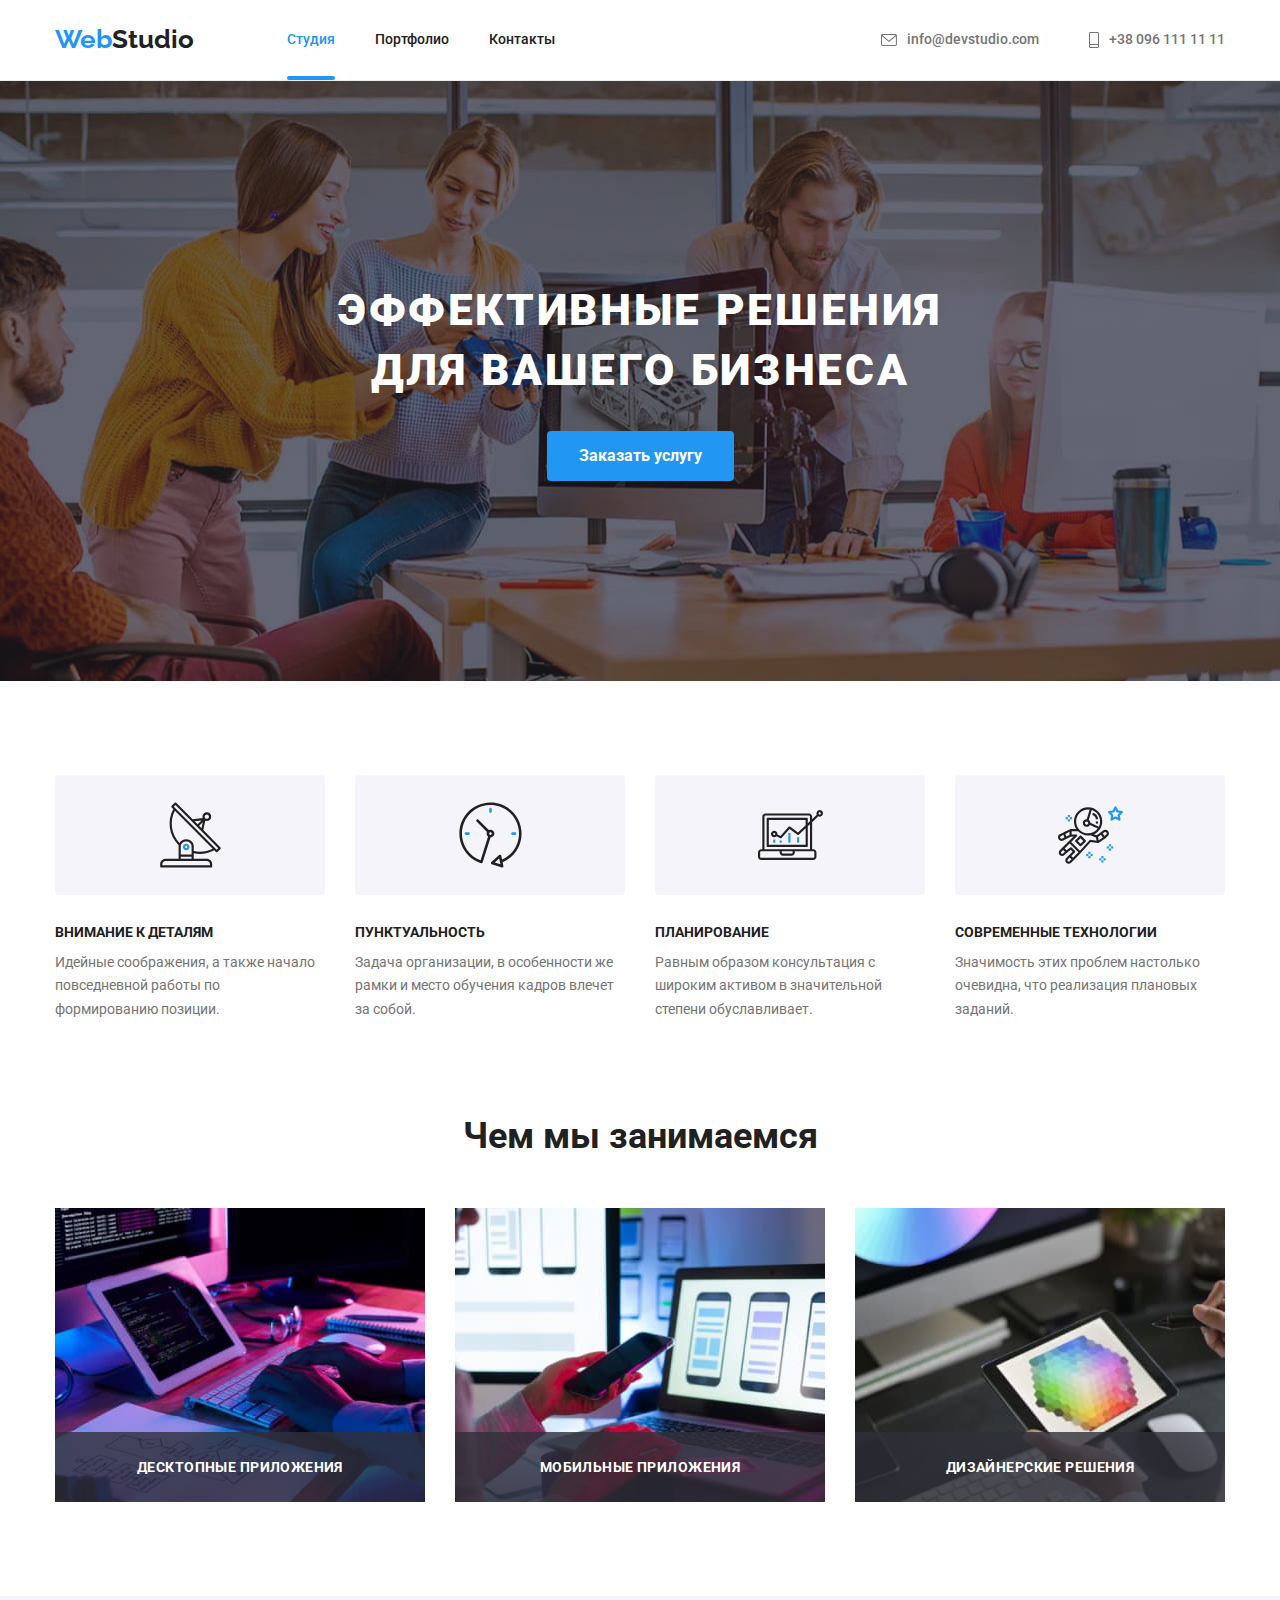
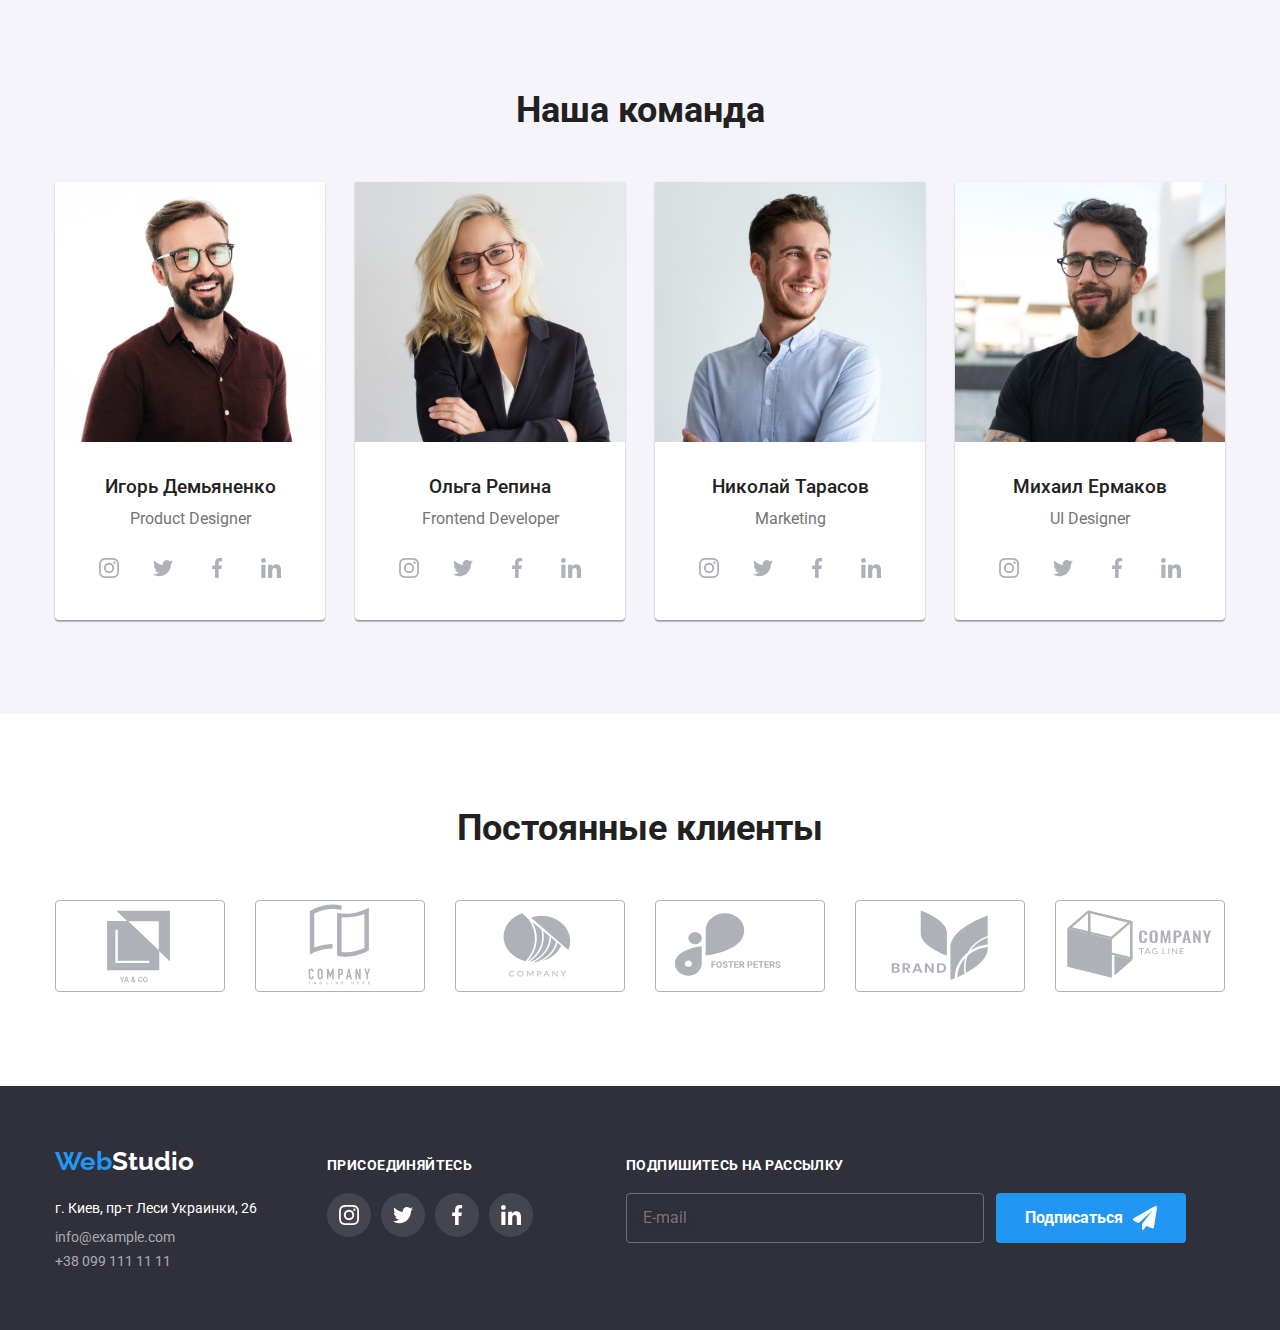
<file: index.html>
<!DOCTYPE html>
<html lang="ru">
  <head>
    <meta charset="UTF-8" />
    <meta http-equiv="X-UA-Compatible" content="IE=edge" />
    <meta name="viewport" content="width=device-width, initial-scale=1.0" />
    <title>Document</title>
    <link rel="preconnect" href="https://fonts.googleapis.com" />
    <link rel="preconnect" href="https://fonts.gstatic.com" crossorigin />
    <link
      rel="stylesheet"
      href="https://cdnjs.cloudflare.com/ajax/libs/modern-normalize/1.0.0/modern-normalize.min.css"
    />
    <link
      href="https://fonts.googleapis.com/css2?family=Montserrat:ital,wght@0,700;1,400&family=Raleway:wght@700&family=Roboto:wght@400;500;700;900&display=swap"
      rel="stylesheet"
    />
    <link rel="stylesheet" href="./css/styles.css" />
    <link rel="stylesheet" href="./css/main.min.css" />
  </head>
  <body>
    <header class="headbord">
      <div class="conteiner conteiner--centered">
        <nav class="headbord__nav">
          <a class="headbord__logo" href="/hm-2/index.html"
            ><span class="accent-text">Web</span>Studio</a
          >
          <ul class="menu font-medium">
            <li class="menu__item">
              <a href="index.html" class="menu__link menu__link--active"
                >Студия</a
              >
            </li>
            <li class="menu__item">
              <a href="portfolio.html" class="menu__link">Портфолио</a>
            </li>
            <li class="menu__item">
              <a href="" class="menu__link">Контакты</a>
            </li>
          </ul>
        </nav>
        <ul class="contact-list font-medium">
          <li class="contact-list__item">
            <a href="mailto:info@devstudio.com" class="contact-list__link">
              <svg class="contact-list__icon" width="16" height="12">
                <use href="./images/icons.svg#mail"></use>
              </svg>
              info@devstudio.com</a
            >
          </li>
          <li class="contact-list__item">
            <a href="tel:+380961111111" class="contact-list__link"
              ><svg class="contact-list__icon" width="10" height="16">
                <use href="./images/icons.svg#phone"></use>
              </svg>
              +38 096 111 11 11
            </a>
          </li>
        </ul>
      </div>
    </header>
    <main>
      <section class="main-section">
        <div class="conteiner">
          <h1 class="main-section__description">
            Эффективные решения для вашего бизнеса
          </h1>
          <button data-modal-open type="button" class="main-section__btn">
            Заказать услугу
          </button>
        </div>
      </section>

      <section class="benefits">
        <div class="conteiner">
          <h2 class="benefits__caption benefits__caption--visually-hidden">
            Преимущества
          </h2>
          <ul class="benefits__list">
            <li class="benefits__item">
              <div class="benefits__icon-wrapper">
                <svg class="benefits__icon" width="65" height="70">
                  <use href="./images/icons.svg#icon1"></use>
                </svg>
              </div>
              <h3 class="benefits__title">Внимание к деталям</h3>
              <p
                class="benefits__description benefits__description--secondary-text"
              >
                Идейные соображения, а также начало повседневной работы по
                формированию позиции.
              </p>
            </li>
            <li class="benefits__item">
              <div class="benefits__icon-wrapper">
                <svg class="benefits__icon" width="65" height="70">
                  <use href="./images/icons.svg#icon2"></use>
                </svg>
              </div>
              <h3 class="benefits__title">Пунктуальность</h3>
              <p
                class="benefits__description benefits__description--secondary-text"
              >
                Задача организации, в особенности же рамки и место обучения
                кадров влечет за собой.
              </p>
            </li>
            <li class="benefits__item">
              <div class="benefits__icon-wrapper">
                <svg class="benefits__icon" width="65" height="70">
                  <use href="./images/icons.svg#icon3"></use>
                </svg>
              </div>
              <h3 class="benefits__title">Планирование</h3>
              <p
                class="benefits__description benefits__description--secondary-text"
              >
                Равным образом консультация с широким активом в значительной
                степени обуславливает.
              </p>
            </li>
            <li class="benefits__item">
              <div class="benefits__icon-wrapper">
                <svg class="benefits__icon" width="65" height="70">
                  <use href="./images/icons.svg#icon4"></use>
                </svg>
              </div>
              <h3 class="benefits__title">Современные технологии</h3>
              <p
                class="benefits__description benefits__description--secondary-text"
              >
                Значимость этих проблем настолько очевидна, что реализация
                плановых заданий.
              </p>
            </li>
          </ul>
        </div>
      </section>
      <section class="servise">
        <div class="conteiner">
          <h2 class="servise__caption">Чем мы занимаемся</h2>
          <ul class="servise__list">
            <li class="servise__item">
              <img src="./images/1img.jpg" alt="creating website" width="370" />
              <p class="servise__text">Десктопные приложения</p>
            </li>
            <li class="servise__item">
              <img src="./images/2img.jpg" alt="ux/ui desiner" width="370" />
              <p class="servise__text">Мобильные приложения</p>
            </li>
            <li class="servise__item">
              <img
                src="./images/3img.jpg"
                alt="creating mobile application"
                width="370"
              />
              <p class="servise__text">Дизайнерские решения</p>
            </li>
          </ul>
        </div>
      </section>
      <section class="team">
        <div class="conteiner">
          <h2 class="team__caption">Наша команда</h2>
          <ul class="team__list">
            <li class="team__link">
              <img
                class="team__photo"
                src="./images/4img.jpg"
                alt="Product Designer"
                width="270"
              />
              <div class="team__desc">
                <h3 class="team__name">Игорь Демьяненко</h3>
                <p class="secondary-text team__position" lang="en">
                  Product Designer
                </p>
                <ul class="team__socials">
                  <li class="team__socials-item">
                    <a
                      class="team__socials-link"
                      href="#"
                      target="_blank"
                      rel="noopener noreferrer"
                      aria-label="іконка instagram"
                    >
                      <svg class="team__icon" width="20" height="20">
                        <use href="./images/icons.svg#instagram"></use>
                      </svg>
                    </a>
                  </li>
                  <li class="team__socials-item">
                    <a
                      class="team__socials-link"
                      href="#"
                      target="_blank"
                      rel="noopener noreferrer"
                      aria-label="іконка Twitter"
                    >
                      <svg class="team__icon" width="20" height="20">
                        <use href="./images/icons.svg#twitter"></use>
                      </svg>
                    </a>
                  </li>
                  <li class="team__socials-item">
                    <a
                      class="team__socials-link"
                      href=""
                      target="_blank"
                      rel="noopener noreferrer"
                      aria-label="іконка facebook"
                    >
                      <svg class="team__icon" width="20" height="20">
                        <use href="./images/icons.svg#facebook"></use>
                      </svg>
                    </a>
                  </li>
                  <li class="team__socials-item">
                    <a
                      class="team__socials-link"
                      href=""
                      target="_blank"
                      rel="noopener noreferrer"
                      aria-label="іконка linkedin"
                    >
                      <svg class="team__icon" width="20" height="20">
                        <use href="./images/icons.svg#linkedin"></use>
                      </svg>
                    </a>
                  </li>
                </ul>
              </div>
            </li>
            <li class="team__link">
              <img
                class="team__photo"
                src="./images/5img.jpg"
                alt="Frontend Developer"
                width="270"
              />
              <div class="team__desc">
                <h3 class="team__name">Ольга Репина</h3>
                <p class="secondary-text team__position" lang="en">
                  Frontend Developer
                </p>
                <ul class="team__socials">
                  <li class="team__socials-item">
                    <a
                      class="team__socials-link"
                      href="#"
                      target="_blank"
                      rel="noopener noreferrer"
                      aria-label="іконка instagram"
                    >
                      <svg class="team__icon" width="20" height="20">
                        <use href="./images/icons.svg#instagram"></use>
                      </svg>
                    </a>
                  </li>
                  <li class="team__socials-item">
                    <a
                      class="team__socials-link"
                      href="#"
                      target="_blank"
                      rel="noopener noreferrer"
                      aria-label="іконка Twitter"
                    >
                      <svg class="team__icon" width="20" height="20">
                        <use href="./images/icons.svg#twitter"></use>
                      </svg>
                    </a>
                  </li>
                  <li class="team__socials-item">
                    <a
                      class="team__socials-link"
                      href=""
                      target="_blank"
                      rel="noopener noreferrer"
                      aria-label="іконка facebook"
                    >
                      <svg class="team__icon" width="20" height="20">
                        <use href="./images/icons.svg#facebook"></use>
                      </svg>
                    </a>
                  </li>
                  <li class="team__socials-item">
                    <a
                      class="team__socials-link"
                      href=""
                      target="_blank"
                      rel="noopener noreferrer"
                      aria-label="іконка linkedin"
                    >
                      <svg class="team__icon" width="20" height="20">
                        <use href="./images/icons.svg#linkedin"></use>
                      </svg>
                    </a>
                  </li>
                </ul>
              </div>
            </li>
            <li class="team__link">
              <img
                class="team__photo"
                src="./images/6img.jpg"
                alt="Marketing"
                width="270"
              />
              <div class="team__desc">
                <h3 class="team__name">Николай Тарасов</h3>
                <p class="secondary-text team__position" lang="en">Marketing</p>
                <ul class="team__socials">
                  <li class="team__socials-item">
                    <a
                      class="team__socials-link"
                      href="#"
                      target="_blank"
                      rel="noopener noreferrer"
                      aria-label="іконка instagram"
                    >
                      <svg class="team__icon" width="20" height="20">
                        <use href="./images/icons.svg#instagram"></use>
                      </svg>
                    </a>
                  </li>
                  <li class="team__socials-item">
                    <a
                      class="team__socials-link"
                      href="#"
                      target="_blank"
                      rel="noopener noreferrer"
                      aria-label="іконка Twitter"
                    >
                      <svg class="team__icon" width="20" height="20">
                        <use href="./images/icons.svg#twitter"></use>
                      </svg>
                    </a>
                  </li>
                  <li class="team__socials-item">
                    <a
                      class="team__socials-link"
                      href=""
                      target="_blank"
                      rel="noopener noreferrer"
                      aria-label="іконка facebook"
                    >
                      <svg class="team__icon" width="20" height="20">
                        <use href="./images/icons.svg#facebook"></use>
                      </svg>
                    </a>
                  </li>
                  <li class="team__socials-item">
                    <a
                      class="team__socials-link"
                      href=""
                      target="_blank"
                      rel="noopener noreferrer"
                      aria-label="іконка linkedin"
                    >
                      <svg class="team__icon" width="20" height="20">
                        <use href="./images/icons.svg#linkedin"></use>
                      </svg>
                    </a>
                  </li>
                </ul>
              </div>
            </li>
            <li class="team__link">
              <img
                class="team__photo"
                src="./images/7img.jpg"
                alt="UI Designer"
                width="270"
              />
              <div class="team__desc">
                <h3 class="team__name">Михаил Ермаков</h3>
                <p class="secondary-text team__position" lang="en">
                  UI Designer
                </p>
                <ul class="team__socials">
                  <li class="team__socials-item">
                    <a
                      class="team__socials-link"
                      href="#"
                      target="_blank"
                      rel="noopener noreferrer"
                      aria-label="іконка instagram"
                    >
                      <svg class="team__icon" width="20" height="20">
                        <use href="./images/icons.svg#instagram"></use>
                      </svg>
                    </a>
                  </li>
                  <li class="team__socials-item">
                    <a
                      class="team__socials-link"
                      href="#"
                      target="_blank"
                      rel="noopener noreferrer"
                      aria-label="іконка Twitter"
                    >
                      <svg class="team__icon" width="20" height="20">
                        <use href="./images/icons.svg#twitter"></use>
                      </svg>
                    </a>
                  </li>
                  <li class="team__socials-item">
                    <a
                      class="team__socials-link"
                      href=""
                      target="_blank"
                      rel="noopener noreferrer"
                      aria-label="іконка facebook"
                    >
                      <svg class="team__icon" width="20" height="20">
                        <use href="./images/icons.svg#facebook"></use>
                      </svg>
                    </a>
                  </li>
                  <li class="team__socials-item">
                    <a
                      class="team__socials-link"
                      href=""
                      target="_blank"
                      rel="noopener noreferrer"
                      aria-label="іконка linkedin"
                    >
                      <svg class="team__icon" width="20" height="20">
                        <use href="./images/icons.svg#linkedin"></use>
                      </svg>
                    </a>
                  </li>
                </ul>
              </div>
            </li>
          </ul>
        </div>
      </section>
      <section class="clients">
        <div class="conteiner">
          <h2 class="clients__caption">Постоянные клиенты</h2>
          <ul class="clients__list">
            <li class="clients__item">
              <a
                class="clients__link"
                href="#"
                target="_blank"
                rel="noopener noreferrer"
                aria-label="іконка logo"
              >
                <svg class="clients__icon" width="170" height="92">
                  <use href="./images/icons.svg#logo"></use>
                </svg>
              </a>
            </li>
            <li class="clients__item">
              <a
                class="clients__link"
                href=""
                target="_blank"
                rel="noopener noreferrer"
                aria-label="іконка logo1"
              >
                <svg class="clients__icon" width="170" height="92">
                  <use href="./images/icons.svg#logo1"></use>
                </svg>
              </a>
            </li>
            <li class="clients__item">
              <a
                class="clients__link"
                href="#"
                target="_blank"
                rel="noopener noreferrer"
                aria-label="іконка logo2"
              >
                <svg class="clients__icon" width="170" height="92">
                  <use href="./images/icons.svg#logo2"></use>
                </svg>
              </a>
            </li>
            <li class="clients__item">
              <a
                class="clients__link"
                href="#"
                target="_blank"
                rel="noopener noreferrer"
                aria-label="іконка logo3"
              >
                <svg class="clients__icon" width="170" height="92">
                  <use href="./images/icons.svg#logo3"></use>
                </svg>
              </a>
            </li>
            <li class="clients__item">
              <a
                class="clients__link"
                href="#"
                target="_blank"
                rel="noopener noreferrer"
                aria-label="іконка logo4"
              >
                <svg class="clients__icon" width="170" height="92">
                  <use href="./images/icons.svg#logo4"></use>
                </svg>
              </a>
            </li>
            <li class="clients__item">
              <a
                class="clients__link"
                href="#"
                target="_blank"
                rel="noopener noreferrer"
                aria-label="іконка logo5"
              >
                <svg class="clients__icon" width="170" height="92">
                  <use href="./images/icons.svg#logo5"></use>
                </svg>
              </a>
            </li>
          </ul>
        </div>
      </section>
    </main>
    <footer class="footbar">
      <div class="conteiner footbar__container">
        <div>
          <a href="/hm-2/index.html" class="footbar__logo"
            ><span class="accent-text">Web</span>Studio</a
          >
          <address class="footbar-address">
            <p class="footbar-address__text">г. Киев, пр-т Леси Украинки, 26</p>
            <ul class="footbar-contact">
              <li class="footbar-contact__item">
                <a class="footbar-contact__link" href="mailto:info@example.com"
                  >info@example.com</a
                >
              </li>
              <li class="footbar-contact__item">
                <a class="footbar-contact__link" href="tel:+380991111111"
                  >+38 099 111 11 11</a
                >
              </li>
            </ul>
          </address>
        </div>
        <div class="join">
          <h3 class="join__caption">Присоединяйтесь</h3>
          <ul class="socials-list">
            <li class="socials-list__item">
              <a
                class="socials-list__link"
                href="#"
                target="_blank"
                rel="noopener noreferrer"
                aria-label="іконка instagram"
              >
                <svg class="socials-list__icon" width="20" height="20">
                  <use href="./images/icons.svg#instagram"></use>
                </svg>
              </a>
            </li>
            <li class="socials-list__item">
              <a
                class="socials-list__link"
                href="#"
                target="_blank"
                rel="noopener noreferrer"
                aria-label="іконка Twitter"
              >
                <svg class="socials-list__icon" width="20" height="20">
                  <use href="./images/icons.svg#twitter"></use>
                </svg>
              </a>
            </li>
            <li class="socials-list__item">
              <a
                class="socials-list__link"
                href=""
                target="_blank"
                rel="noopener noreferrer"
                aria-label="іконка facebook"
              >
                <svg class="socials-list__icon" width="20" height="20">
                  <use href="./images/icons.svg#facebook"></use>
                </svg>
              </a>
            </li>
            <li class="socials-list__item">
              <a
                class="socials-list__link"
                href=""
                target="_blank"
                rel="noopener noreferrer"
                aria-label="іконка linkedin"
              >
                <svg class="socials-list__icon" width="20" height="20">
                  <use href="./images/icons.svg#linkedin"></use>
                </svg>
              </a>
            </li>
          </ul>
        </div>
        <div class="subscription">
          <p class="subscription__caption">Подпишитесь на рассылку</p>
          <form class="subscription-form" action="/">
            <input
              class="subscription-form__email"
              type="email"
              name="email"
              placeholder="E-mail"
            />
            <button class="subscription-form__btn" type="submit">
              Подписаться
              <svg class="subscription-form__icon" width="24" height="24">
                <use href="./images/icons.svg#sent"></use>
              </svg>
            </button>
          </form>
        </div>
      </div>
    </footer>
    <div class="backdrop is-hidden" data-modal>
      <div class="modal">
        <button data-modal-close class="modal__close-btn">
          <svg class="modal__close-icon" width="20" height="20">
            <use href="./images/icons.svg#close"></use>
          </svg>
        </button>
        <!-- Дані користувача -->
        <b class="modal__title">Оставьте свои данные,мы вам перезвоним</b>
        <form class="contact-form" action="/">
          <label class="contact-form__group">
            <span class="contact-form__label">Имя</span>
            <span class="contact-form__wrapper">
              <input class="contact-form__input" type="text" name="user-name" />
              <svg class="contact-form__icon" width="12" height="12">
                <use href="./images/icons.svg#user"></use>
              </svg>
            </span>
          </label>
          <label class="contact-form__group">
            <span class="contact-form__label">Телефон</span>
            <span class="contact-form__wrapper">
              <input class="contact-form__input" type="tel" name="user-phone" />
              <svg class="contact-form__icon" width="12" height="12">
                <use href="./images/icons.svg#user"></use>
              </svg>
            </span>
          </label>
          <label class="contact-form__group">
            <span class="contact-form__label">Почта</span>
            <span class="contact-form__wrapper">
              <input
                class="contact-form__input"
                type="email"
                name="user-mail"
              />
              <svg class="contact-form__icon" width="12" height="12">
                <use href="./images/icons.svg#icon-envelope"></use>
              </svg>
            </span>
          </label>
          <!-- Коментар -->
          <label class="contact-form__group">
            <span class="contact-form__label">Коментарий</span>
            <textarea
              class="contact-form__textarea"
              name="user-coments"
              cols="30"
              rows="7"
              placeholder="Введите текст"
            ></textarea>
          </label>
          <!-- Політика приватності -->
          <label class="contact-form__policy-group">
            <input
              class="contact-form__checkbox contact-form__checkbox--visually-hidden"
              type="checkbox"
              name="user-agreement"
            />
            <span class="contact-form__custom-checkbox">
              <svg
                class="contact-form__custom-checkbox-icon"
                width="16"
                height="15"
              >
                <use href="./images/icons.svg#check"></use>
              </svg>
            </span>
            <span class="contact-form__policy-description"
              >Соглашаюсь с рассылкой и принимаю
              <a class="contact-form__policy-description-link" href="#"
                >Условия договора</a
              >
            </span>
          </label>
          <div class="contact-form__btn-inner">
            <button class="contact-form__btn" type="submit">Отправить</button>
          </div>
        </form>
      </div>
    </div>
    <script src="./js/modal.js"></script>
  </body>
</html>
</file>
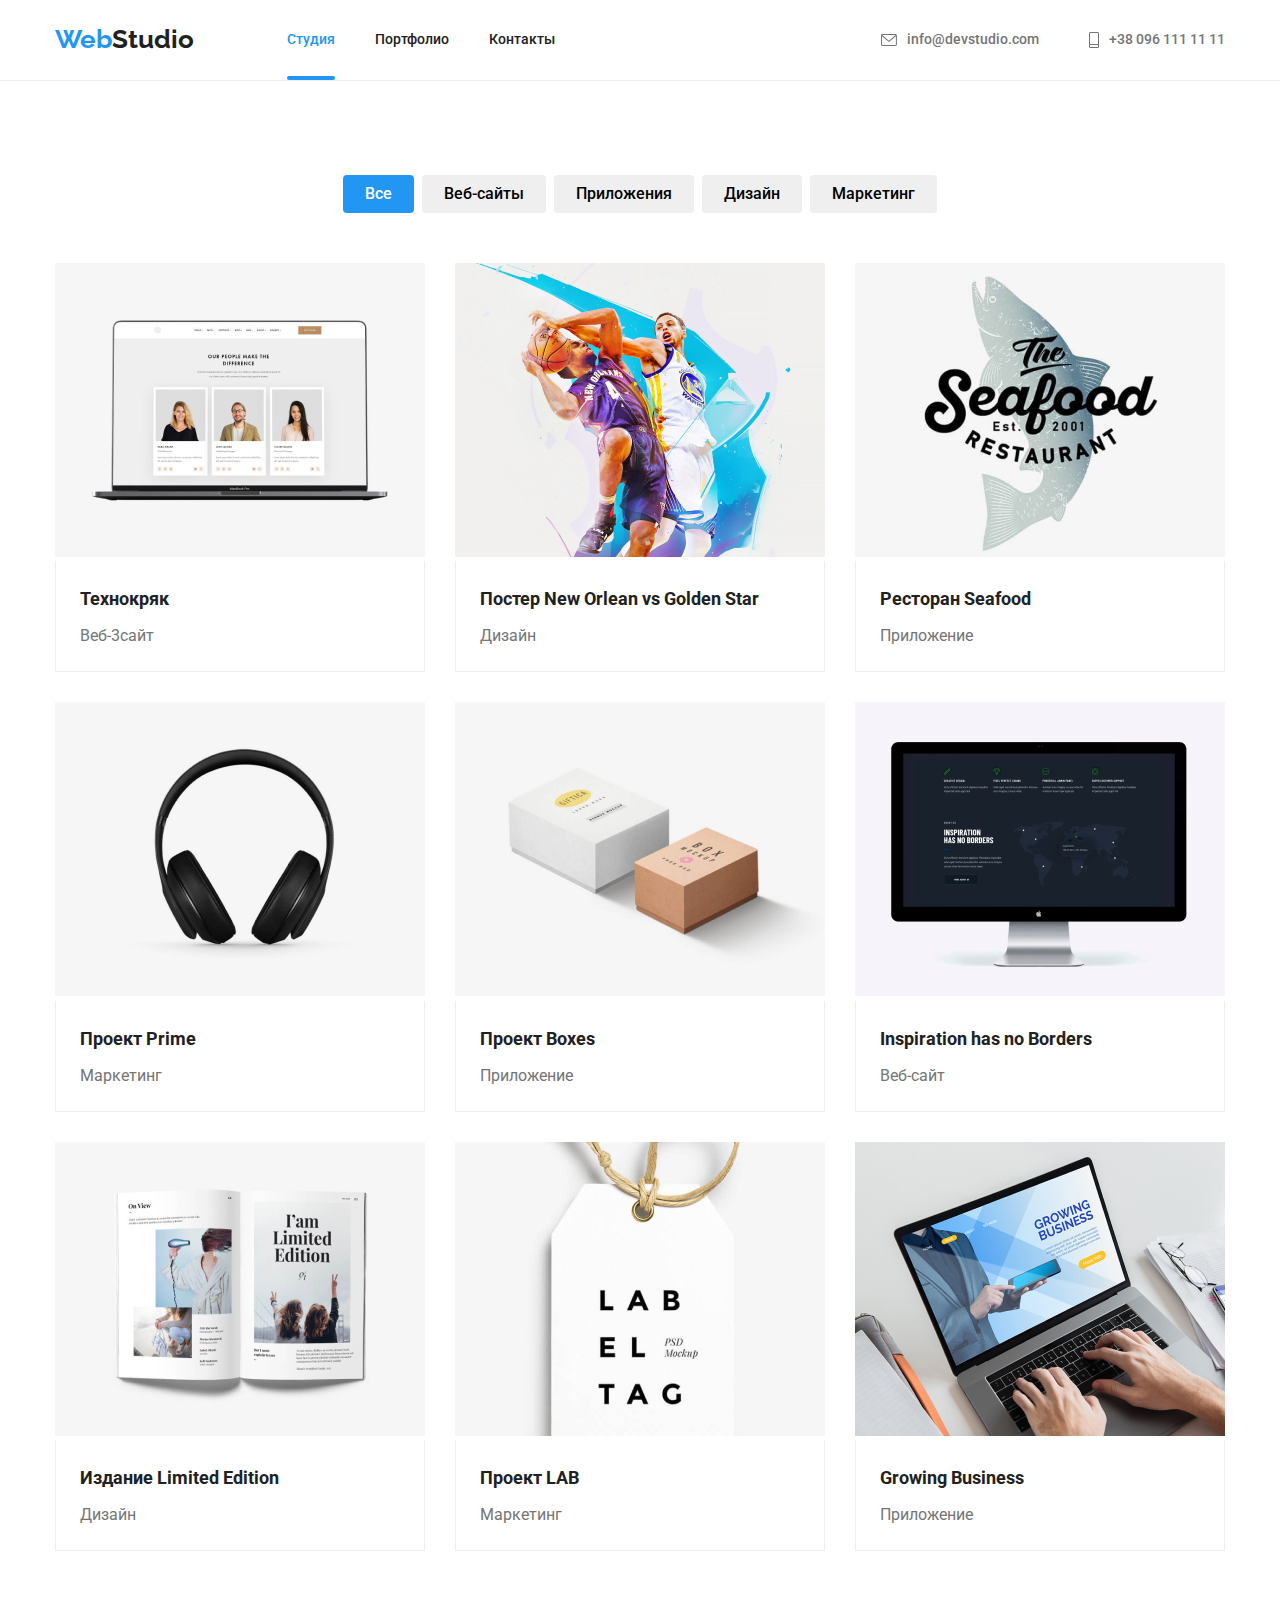
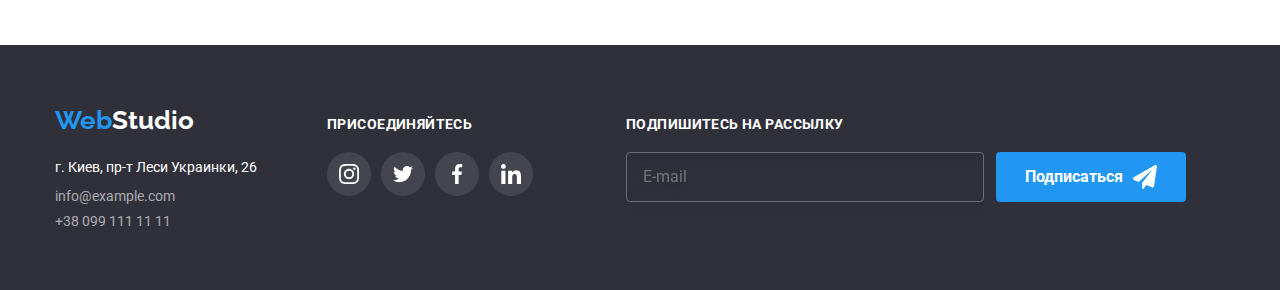
<file: portfolio.html>
<!DOCTYPE html>
<html lang="ru">
  <head>
    <meta charset="UTF-8" />
    <meta http-equiv="X-UA-Compatible" content="IE=edge" />
    <meta name="viewport" content="width=device-width, initial-scale=1.0" />
    <title>Document</title>
    <link rel="preconnect" href="https://fonts.googleapis.com" />
    <link rel="preconnect" href="https://fonts.gstatic.com" crossorigin />
    <link
      rel="stylesheet"
      href="https://cdnjs.cloudflare.com/ajax/libs/modern-normalize/1.0.0/modern-normalize.min.css"
    />
    <link
      href="https://fonts.googleapis.com/css2?family=Montserrat:ital,wght@0,700;1,400&family=Raleway:wght@700&family=Roboto:wght@400;500;700;900&display=swap"
      rel="stylesheet"
    />
    <link rel="stylesheet" href="./css/styles.css" />
    <link rel="stylesheet" href="./css/main.min.css" />
  </head>
  <body>
    <header class="headbord">
      <div class="conteiner conteiner--centered">
        <nav class="headbord__nav">
          <a class="headbord__logo" href="/hm-2/index.html"
            ><span class="accent-text">Web</span>Studio</a
          >
          <ul class="menu font-medium">
            <li class="menu__item">
              <a href="index.html" class="menu__link menu__link--active"
                >Студия</a
              >
            </li>
            <li class="menu__item">
              <a href="portfolio.html" class="menu__link">Портфолио</a>
            </li>
            <li class="menu__item">
              <a href="" class="menu__link">Контакты</a>
            </li>
          </ul>
        </nav>
        <ul class="contact-list font-medium">
          <li class="contact-list__item">
            <a href="mailto:info@devstudio.com" class="contact-list__link">
              <svg class="contact-list__icon" width="16" height="12">
                <use href="./images/icons.svg#mail"></use>
              </svg>
              info@devstudio.com</a
            >
          </li>
          <li class="contact-list__item">
            <a href="tel:+380961111111" class="contact-list__link"
              ><svg class="contact-list__icon" width="10" height="16">
                <use href="./images/icons.svg#phone"></use>
              </svg>
              +38 096 111 11 11
            </a>
          </li>
        </ul>
      </div>
    </header>
    <main>
      <section class="catalog">
        <div class="conteiner">
          <h1 class="conteiner__title conteiner__title--visually-hidden">
            Резюме
          </h1>
          <ul class="catalog__list">
            <li class="catalog__item">
              <button class="catalog__btn catalog__btn--active" type="button">
                Все
              </button>
            </li>
            <li class="catalog__item">
              <button class="catalog__btn" type="button">Веб-сайты</button>
            </li>
            <li class="catalog__item">
              <button class="catalog__btn" type="button">Приложения</button>
            </li>
            <li class="catalog__item">
              <button class="catalog__btn" type="button">Дизайн</button>
            </li>
            <li class="catalog__item">
              <button class="catalog__btn" type="button">Маркетинг</button>
            </li>
          </ul>

          <ul class="project">
            <li class="project__item">
              <a class="project__link" href="/">
                <div class="project__desc">
                  <img
                    class="project__img"
                    src="./images/img8.jpg"
                    alt=""
                    width="370"
                  />
                  <div class="project__overlay">
                    <p class="project__description">
                      Ресурс предлагает комплексные предложения с разным уровнем
                      функционала и сервисов. Все это позволит посетителю
                      получить исчерпывающие сведения о компании или частном
                      лице.
                    </p>
                  </div>
                </div>
                <div class="project__elements">
                  <h2 class="project__heading">Технокряк</h2>
                  <p class="secondary-text project__text">Веб-3сайт</p>
                </div></a
              >
            </li>
            <li class="project__item">
              <a class="project__link" href="/">
                <div class="project__desc">
                  <img
                    class="project__img"
                    src="./images/img9.jpg"
                    alt=""
                    width="370"
                  />
                  <div class="project__overlay">
                    <p class="project__description">
                      Ресурс предлагает комплексные предложения с разным уровнем
                      функционала и сервисов. Все это позволит посетителю
                      получить исчерпывающие сведения о компании или частном
                      лице.
                    </p>
                  </div>
                </div>

                <div class="project__elements">
                  <h2 class="project__heading">
                    Постер New Orlean vs Golden Star
                  </h2>
                  <p class="secondary-text project__text">Дизайн</p>
                </div></a
              >
            </li>
            <li class="project__item">
              <a class="project__link" href="/">
                <div class="project__desc">
                  <img
                    class="project__img"
                    src="./images/img10.jpg"
                    alt=""
                    width="370"
                  />
                  <div class="project__overlay">
                    <p class="project__description">
                      Ресурс предлагает комплексные предложения с разным уровнем
                      функционала и сервисов. Все это позволит посетителю
                      получить исчерпывающие сведения о компании или частном
                      лице.
                    </p>
                  </div>
                </div>

                <div class="project__elements">
                  <h2 class="project__heading">Ресторан Seafood</h2>
                  <p class="secondary-text project__text">Приложение</p>
                </div></a
              >
            </li>
            <li class="project__item">
              <a class="project__link" href="/">
                <div class="project__desc">
                  <img
                    class="project__img"
                    src="./images/img11.jpg"
                    alt=""
                    width="370"
                  />
                  <div class="project__overlay">
                    <p class="project__description">
                      Ресурс предлагает комплексные предложения с разным уровнем
                      функционала и сервисов. Все это позволит посетителю
                      получить исчерпывающие сведения о компании или частном
                      лице.
                    </p>
                  </div>
                </div>

                <div class="project__elements">
                  <h2 class="project__heading">Проект Prime</h2>
                  <p class="secondary-text project__text">Маркетинг</p>
                </div></a
              >
            </li>
            <li class="project__item">
              <a class="project__link" href="/">
                <div class="project__desc">
                  <img
                    class="project__img"
                    src="./images/img12.jpg"
                    alt=""
                    width="370"
                  />
                  <div class="project__overlay">
                    <p class="project__description">
                      Ресурс предлагает комплексные предложения с разным уровнем
                      функционала и сервисов. Все это позволит посетителю
                      получить исчерпывающие сведения о компании или частном
                      лице.
                    </p>
                  </div>
                </div>

                <div class="project__elements">
                  <h2 class="project__heading">Проект Boxes</h2>
                  <p class="secondary-text project__text">Приложение</p>
                </div></a
              >
            </li>
            <li class="project__item">
              <a class="project__link" href="/">
                <div class="project__desc">
                  <img
                    class="project__img"
                    src="./images/img13.jpg"
                    alt=""
                    width="370"
                  />
                  <div class="project__overlay">
                    <p class="project__description">
                      Ресурс предлагает комплексные предложения с разным уровнем
                      функционала и сервисов. Все это позволит посетителю
                      получить исчерпывающие сведения о компании или частном
                      лице.
                    </p>
                  </div>
                </div>

                <div class="project__elements">
                  <h2 class="project__heading">Inspiration has no Borders</h2>
                  <p class="secondary-text project__text">Веб-сайт</p>
                </div></a
              >
            </li>
            <li class="project__item">
              <a class="project__link" href="/">
                <div class="project__desc">
                  <img
                    class="project__img"
                    src="./images/img14.jpg"
                    alt=""
                    width="370"
                  />
                  <div class="project__overlay">
                    <p class="project__description">
                      Ресурс предлагает комплексные предложения с разным уровнем
                      функционала и сервисов. Все это позволит посетителю
                      получить исчерпывающие сведения о компании или частном
                      лице.
                    </p>
                  </div>
                </div>
                <div class="project__elements">
                  <h2 class="project__heading">Издание Limited Edition</h2>
                  <p class="secondary-text project__text">Дизайн</p>
                </div></a
              >
            </li>
            <li class="project__item">
              <a class="project__link" href="/">
                <div class="project__desc">
                  <img
                    class="project__img"
                    src="./images/img15.jpg"
                    alt=""
                    width="370"
                  />
                  <div class="project__overlay">
                    <p class="project__description">
                      Ресурс предлагает комплексные предложения с разным уровнем
                      функционала и сервисов. Все это позволит посетителю
                      получить исчерпывающие сведения о компании или частном
                      лице.
                    </p>
                  </div>
                </div>

                <div class="project__elements">
                  <h2 class="project__heading">Проект LAB</h2>
                  <p class="secondary-text project__text">Маркетинг</p>
                </div></a
              >
            </li>
            <li class="project__item">
              <a class="project__link" href="/">
                <div class="project__desc">
                  <img
                    class="project__img"
                    src="./images/img16.jpg"
                    alt=""
                    width="370"
                  />
                  <div class="project__overlay">
                    <p class="project__description">
                      Ресурс предлагает комплексные предложения с разным уровнем
                      функционала и сервисов. Все это позволит посетителю
                      получить исчерпывающие сведения о компании или частном
                      лице.
                    </p>
                  </div>
                </div>

                <div class="project__elements">
                  <h2 class="project__heading">Growing Business</h2>
                  <p class="secondary-text project__text">Приложение</p>
                </div></a
              >
            </li>
          </ul>
        </div>
      </section>
    </main>
    <footer class="footbar">
      <div class="conteiner footbar__container">
        <div>
          <a href="/hm-2/index.html" class="footbar__logo"
            ><span class="accent-text">Web</span>Studio</a
          >
          <address class="footbar-address">
            <p class="footbar-address__text">г. Киев, пр-т Леси Украинки, 26</p>
            <ul class="footbar-contact">
              <li class="footbar-contact__item">
                <a class="footbar-contact__link" href="mailto:info@example.com"
                  >info@example.com</a
                >
              </li>
              <li class="footbar-contact__item">
                <a class="footbar-contact__link" href="tel:+380991111111"
                  >+38 099 111 11 11</a
                >
              </li>
            </ul>
          </address>
        </div>
        <div class="join">
          <h3 class="join__caption">Присоединяйтесь</h3>
          <ul class="socials-list">
            <li class="socials-list__item">
              <a
                class="socials-list__link"
                href="#"
                target="_blank"
                rel="noopener noreferrer"
                aria-label="іконка instagram"
              >
                <svg class="socials-list__icon" width="20" height="20">
                  <use href="./images/icons.svg#instagram"></use>
                </svg>
              </a>
            </li>
            <li class="socials-list__item">
              <a
                class="socials-list__link"
                href="#"
                target="_blank"
                rel="noopener noreferrer"
                aria-label="іконка Twitter"
              >
                <svg class="socials-list__icon" width="20" height="20">
                  <use href="./images/icons.svg#twitter"></use>
                </svg>
              </a>
            </li>
            <li class="socials-list__item">
              <a
                class="socials-list__link"
                href=""
                target="_blank"
                rel="noopener noreferrer"
                aria-label="іконка facebook"
              >
                <svg class="socials-list__icon" width="20" height="20">
                  <use href="./images/icons.svg#facebook"></use>
                </svg>
              </a>
            </li>
            <li class="socials-list__item">
              <a
                class="socials-list__link"
                href=""
                target="_blank"
                rel="noopener noreferrer"
                aria-label="іконка linkedin"
              >
                <svg class="socials-list__icon" width="20" height="20">
                  <use href="./images/icons.svg#linkedin"></use>
                </svg>
              </a>
            </li>
          </ul>
        </div>
        <div class="subscription">
          <p class="subscription__caption">Подпишитесь на рассылку</p>
          <form class="subscription-form" action="/">
            <input
              class="subscription-form__email"
              type="email"
              name="email"
              placeholder="E-mail"
            />
            <button class="subscription-form__btn" type="submit">
              Подписаться
              <svg class="subscription-form__icon" width="24" height="24">
                <use href="./images/icons.svg#sent"></use>
              </svg>
            </button>
          </form>
        </div>
      </div>
    </footer>
  </body>
</html>
</file>
<file: css/styles.css>
body {
    color: var(--main-color);
    font-family: Roboto, sans-serif;
}

p,
h1,
h2,
h3,
ul {
    margin-block-start: 0px;
    margin-block-end: 0px;
}


.conteiner {
    width: 1200px;
    padding: 0px 15px;
    margin: 0 auto;
}

ul {
    list-style: none;
}


/*  Змінні */

.accent-text {
    color: var(--accent-color);
}

.secondary-text {
    color: var(--secondary-color);
}








.caption {
    font-weight: 700;
    font-size: 36px;
    line-height: 1.16;
    text-align: center;
    margin-block-start: 0;
    margin-block-end: 0;
    margin-bottom: 50px;

}




/* ?  */
.text {
    line-height: 1.87;
}


/* ? */
.description {
    line-height: 1.71;
    font-size: 14px;
}
</file>
<file: css/main.min.css>
.footbar-contact,.menu,.contact-list{font-family:Roboto, sans-serif;font-size:14px;line-height:1.14;-webkit-padding-start:0;padding-inline-start:0}.footbar-contact__link,.headbord__nav,.menu__link,.contact-list__link{color:var(--main-color);text-decoration:none;-webkit-transition-property:color;transition-property:color;-webkit-transition-duration:250ms;transition-duration:250ms;-webkit-transition-timing-function:cubic-bezier(0.4, 0, 0.2, 1);transition-timing-function:cubic-bezier(0.4, 0, 0.2, 1)}.footbar-contact__link:hover,.headbord__nav:hover,.menu__link:hover,.contact-list__link:hover,.footbar-contact__link:focus,.headbord__nav:focus,.menu__link:focus,.contact-list__link:focus{color:var(--accent-color)}.join__caption,.subscription__caption{margin-bottom:20px;font-weight:700;font-size:14px;line-height:16px;letter-spacing:0.03em;text-transform:uppercase;color:#ffffff}:root{--main-color: #212121;--accent-color: #2196F3;--secondary-color: #757575}.accent-text{color:var(--accent-color)}.secondary-text{color:var(--secondary-color)}body{color:var(--main-color);font-family:Roboto, sans-serif}.caption{font-weight:700;font-size:36px;line-height:1.16;text-align:center;-webkit-margin-before:0;margin-block-start:0;-webkit-margin-after:0;margin-block-end:0;margin-bottom:50px}.text{line-height:1.87}.description{line-height:1.71;font-size:14px}.btn{padding:6px 22px;cursor:pointer;font-size:16px;font-weight:500;line-height:1.62;font-family:inherit;border:unset}.list{font-family:Roboto, sans-serif;font-size:14px;line-height:1.14;-webkit-padding-start:0;padding-inline-start:0}.list .link{color:var(--main-color);text-decoration:none;-webkit-transition-property:color;transition-property:color;-webkit-transition-duration:250ms;transition-duration:250ms;-webkit-transition-timing-function:cubic-bezier(0.4, 0, 0.2, 1);transition-timing-function:cubic-bezier(0.4, 0, 0.2, 1)}.list .link:hover,.list .link:focus{color:var(--accent-color)}.font-medium{font-weight:500}.active{color:var(--accent-color)}p,h1,h2,h3,ul{-webkit-margin-before:0px;margin-block-start:0px;-webkit-margin-after:0px;margin-block-end:0px}ul{list-style:none}.benefits{padding-top:94px}.benefits__caption{font-weight:700;font-size:36px;line-height:1.16;text-align:center;-webkit-margin-before:0;margin-block-start:0;-webkit-margin-after:0;margin-block-end:0;margin-bottom:50px}.benefits__caption--visually-hidden{position:absolute;width:1px;height:1px;margin:-1px;border:0;padding:0;white-space:nowrap;-webkit-clip-path:inset(100%);clip-path:inset(100%);clip:rect(0 0 0 0);overflow:hidden}.benefits__list{display:-webkit-box;display:-ms-flexbox;display:flex;-webkit-margin-before:0px;margin-block-start:0px;-webkit-margin-after:0px;margin-block-end:0px;-webkit-padding-start:0px;padding-inline-start:0px}.benefits__item{width:270px;margin-right:30px}.benefits__item:last-child{margin-right:0}.benefits__icon-wrapper{display:-webkit-box;display:-ms-flexbox;display:flex;-webkit-box-pack:center;-ms-flex-pack:center;justify-content:center;-webkit-box-align:center;-ms-flex-align:center;align-items:center;height:120px;background:#f5f4fa;border-radius:4px;margin-bottom:30px}.benefits__icon{fill:currentColor}.benefits__title{font-weight:700;font-size:14px;line-height:1.14;text-transform:uppercase;margin-bottom:10px}.benefits__description{line-height:1.71;font-size:14px}.benefits__description--secondary-text{color:var(--secondary-color)}.benefits-icon{fill:currentColor}.benefits-icon-wrapper{display:-webkit-box;display:-ms-flexbox;display:flex;-webkit-box-pack:center;-ms-flex-pack:center;justify-content:center;-webkit-box-align:center;-ms-flex-align:center;align-items:center;height:120px;background:#f5f4fa;border-radius:4px;margin-bottom:30px}.servise{padding-top:94px;padding-bottom:94px}.servise__caption{font-weight:700;font-size:36px;line-height:1.16;text-align:center;-webkit-margin-before:0;margin-block-start:0;-webkit-margin-after:0;margin-block-end:0;margin-bottom:50px}.servise__list{display:-webkit-box;display:-ms-flexbox;display:flex;-webkit-margin-before:0px;margin-block-start:0px;-webkit-margin-after:0px;margin-block-end:0px;-webkit-padding-start:0px;padding-inline-start:0px}.servise__item{width:370px;display:-webkit-box;display:-ms-flexbox;display:flex;position:relative;margin-right:30px}.servise__item:last-child{margin-right:0}.servise__text{position:absolute;bottom:0;left:0;width:100%;height:70px;background-color:rgba(47,48,58,0.8);font-family:"Roboto";font-style:normal;font-weight:700;font-size:14px;line-height:16px;text-align:center;letter-spacing:0.03em;text-transform:uppercase;color:#ffffff;display:-webkit-box;display:-ms-flexbox;display:flex;-webkit-box-align:center;-ms-flex-align:center;align-items:center;-ms-flex-pack:distribute;justify-content:space-around}.clients{padding-top:94px;padding-bottom:94px}.clients__caption{font-weight:700;font-size:36px;line-height:1.16;text-align:center;-webkit-margin-before:0;margin-block-start:0;-webkit-margin-after:0;margin-block-end:0;margin-bottom:50px}.clients__list{display:-webkit-box;display:-ms-flexbox;display:flex;-webkit-box-pack:center;-ms-flex-pack:center;justify-content:center;-webkit-padding-start:0px;padding-inline-start:0px}.clients__item:not(:last-child){margin-right:30px}.clients__link:hover{border-color:var(--accent-color)}.clients__link:focus{border-color:var(--accent-color)}.clients__link:hover .clients__icon{fill:var(--accent-color)}.clients__link:focus .clients__icon{fill:var(--accent-color)}.clients__item{width:170px;height:92px}.clients__link{display:-webkit-box;display:-ms-flexbox;display:flex;-webkit-box-align:center;-ms-flex-align:center;align-items:center;-webkit-box-pack:center;-ms-flex-pack:center;justify-content:center;width:100%;height:100%;border:1px solid #afb1b8;border-radius:4px;-webkit-transition-property:border-color;transition-property:border-color;-webkit-transition-duration:250ms;transition-duration:250ms;-webkit-transition-timing-function:cubic-bezier(0.4, 0, 0.2, 1);transition-timing-function:cubic-bezier(0.4, 0, 0.2, 1)}.clients__icon{fill:#afb1b8;-webkit-transition-property:fill;transition-property:fill;-webkit-transition-duration:250ms;transition-duration:250ms;-webkit-transition-timing-function:cubic-bezier(0.4, 0, 0.2, 1);transition-timing-function:cubic-bezier(0.4, 0, 0.2, 1)}.modal{position:absolute;top:50%;left:50%;-webkit-transform:translate(-50%, -50%) scale(1);transform:translate(-50%, -50%) scale(1);-webkit-transition:-webkit-transform 250ms cubic-bezier(0.4, 0, 0.2, 1);transition:-webkit-transform 250ms cubic-bezier(0.4, 0, 0.2, 1);transition:transform 250ms cubic-bezier(0.4, 0, 0.2, 1);transition:transform 250ms cubic-bezier(0.4, 0, 0.2, 1), -webkit-transform 250ms cubic-bezier(0.4, 0, 0.2, 1);min-height:581px;min-width:528px;background-color:#ffffff;padding:40px}.modal__close-btn{position:absolute;top:8px;right:8px;margin:0px;padding:0px;border:0px;border-radius:50%;width:20px;height:20px;cursor:pointer}.modal__close-btn:hover .modal__close-icon,.modal__close-btn:focus .modal__close-icon{fill:var(--accent-color)}.modal__close-icon{fill:black;background-color:transparent}.modal__title{display:block;font-family:"Roboto";font-style:normal;font-weight:700;font-size:20px;line-height:23px;text-align:center;letter-spacing:0.03em;margin-bottom:12px;color:#212121}.backdrop{position:fixed;top:0;left:0;opacity:1;width:100%;height:100%;background:rgba(0,0,0,0.2);-webkit-transition:opacity 250ms cubic-bezier(0.4, 0, 0.2, 1),visibility 250ms cubic-bezier(0.4, 0, 0.2, 1);transition:opacity 250ms cubic-bezier(0.4, 0, 0.2, 1),visibility 250ms cubic-bezier(0.4, 0, 0.2, 1)}.backdrop.is-hidden{opacity:0;visibility:hidden;pointer-events:none}.backdrop.is-hidden .modal{-webkit-transform:translate(-50%, -50%) scale(0.9);transform:translate(-50%, -50%) scale(0.9)}.footbar{padding-top:60px;padding-bottom:60px;background-color:#2f303a}.footbar__container{display:-webkit-box;display:-ms-flexbox;display:flex;-webkit-box-align:baseline;-ms-flex-align:baseline;align-items:baseline}.footbar__logo{display:block;margin-bottom:20px;font-size:26px;font-weight:700;line-height:1.19;font-family:Raleway, sans-serif;text-decoration:none;color:#ffffff}.footbar-address{font-style:normal}.footbar-address__text{color:#ffffff;font-size:14px;line-height:1.71;margin-bottom:9px}.footbar-contact__item:not(:last-child){margin-bottom:9px}.footbar-contact__link{color:rgba(255,255,255,0.6)}.socials-list{display:-webkit-box;display:-ms-flexbox;display:flex;-webkit-box-pack:center;-ms-flex-pack:center;justify-content:center;text-align:center;-webkit-box-align:center;-ms-flex-align:center;align-items:center;-webkit-padding-start:0px;padding-inline-start:0px}.socials-list__item:not(:last-child){margin-right:10px}.socials-list__link{display:-webkit-box;display:-ms-flexbox;display:flex;-webkit-box-align:center;-ms-flex-align:center;align-items:center;-webkit-box-pack:center;-ms-flex-pack:center;justify-content:center;width:44px;height:44px;background-color:rgba(255,255,255,0.1);border-radius:50%;color:#ffffff}.socials-list__link:hover,.socials-list__link:focus{background-color:var(--accent-color);fill:#ffffff}.socials-list__link:hover .socials-list__icon,.socials-list__link:focus .socials-list__icon{fill:#ffffff}.socials-list__icon{fill:#ffffff}.join{margin-left:70px}.subscription{margin-left:93px}.subscription-form{display:-webkit-box;display:-ms-flexbox;display:flex}.subscription-form__email{width:358px;padding:15px 16px;border:1px solid rgba(255,255,255,0.3);-webkit-filter:drop-shadow(0px 4px 4px rgba(0,0,0,0.15));filter:drop-shadow(0px 4px 4px rgba(0,0,0,0.15));border-radius:4px;outline:transparent;background-color:transparent}.subscription-form__btn{display:-webkit-box;display:-ms-flexbox;display:flex;-webkit-box-align:center;-ms-flex-align:center;align-items:center;margin-left:12px;text-align:left;font-weight:700;font-size:16px;color:#ffffff;line-height:1.87;font-family:inherit;background-color:var(--accent-color);border-radius:4px;padding:10px 29px;border:unset}.subscription-form__icon{margin-left:10px;fill:#ffffff}.main-section{max-width:1600px;margin:0 auto;background-image:-webkit-gradient(linear, left top, right top, from(rgba(47,48,58,0.4)), to(rgba(47,48,58,0.4))),url("../images/overlay.jpg");background-image:linear-gradient(to right, rgba(47,48,58,0.4), rgba(47,48,58,0.4)),url("../images/overlay.jpg");background-repeat:no-repeat;background-position:center 0;background-size:cover;color:#ffffff;background-color:#2f303a;text-align:center;padding-top:200px;padding-bottom:200px}.main-section__description{font-weight:900;font-size:44px;line-height:1.36;text-transform:uppercase;letter-spacing:0.06em;width:696px;margin:0px auto 30px auto}.main-section__btn{cursor:pointer;font-weight:700;font-size:16px;color:#ffffff;line-height:1.87;font-family:inherit;background-color:var(--accent-color);border-radius:4px;padding:10px 32px;border:unset}.team{padding-top:94px;padding-bottom:94px;background:#f5f4fa}.team__caption{font-weight:700;font-size:36px;line-height:1.16;text-align:center;-webkit-margin-before:0;margin-block-start:0;-webkit-margin-after:0;margin-block-end:0;margin-bottom:50px}.team__list{display:-webkit-box;display:-ms-flexbox;display:flex;-webkit-margin-before:0px;margin-block-start:0px;-webkit-margin-after:0px;margin-block-end:0px;-webkit-padding-start:0px;padding-inline-start:0px}.team__list .team__link{width:270px;text-align:center}.team__link{-webkit-box-shadow:0px 1px 3px rgba(0,0,0,0.12),0px 1px 1px rgba(0,0,0,0.14),0px 2px 1px rgba(0,0,0,0.2);box-shadow:0px 1px 3px rgba(0,0,0,0.12),0px 1px 1px rgba(0,0,0,0.14),0px 2px 1px rgba(0,0,0,0.2);border-radius:0px 0px 4px 4px;background-color:#ffffff}.team__list .team__link:not(:last-child){margin-right:30px}.team__desc{padding-top:30px;padding-bottom:30px}.team__name{font-weight:500;line-height:1.18;margin-bottom:10px}.team__position{font-size:16px;line-height:1.35;margin-bottom:16px}.team__socials{display:-webkit-box;display:-ms-flexbox;display:flex;-webkit-box-pack:center;-ms-flex-pack:center;justify-content:center;-webkit-box-align:center;-ms-flex-align:center;align-items:center;-webkit-padding-start:0px;padding-inline-start:0px}.team__socials-item:not(:last-child){margin-right:10px}.team__socials-link{display:-webkit-box;display:-ms-flexbox;display:flex;-webkit-box-align:center;-ms-flex-align:center;align-items:center;-webkit-box-pack:center;-ms-flex-pack:center;justify-content:center;width:44px;height:44px;background-color:#ffffff;border-radius:50%;color:var(--secondary-color);-webkit-transition-property:background-color;transition-property:background-color;-webkit-transition-duration:250ms;transition-duration:250ms;-webkit-transition-timing-function:cubic-bezier(0.4, 0, 0.2, 1);transition-timing-function:cubic-bezier(0.4, 0, 0.2, 1)}.team__icon{fill:#afb1b8;-webkit-transition-property:fill;transition-property:fill;-webkit-transition-duration:250ms;transition-duration:250ms;-webkit-transition-timing-function:cubic-bezier(0.4, 0, 0.2, 1);transition-timing-function:cubic-bezier(0.4, 0, 0.2, 1)}.team__socials-link:hover,.team__socials-link:focus{background-color:var(--accent-color)}.team__socials-link:hover .team__icon,.team__socials-link:focus .team__icon{fill:#ffffff}.heading{margin-bottom:50px}.project{display:-webkit-box;display:-ms-flexbox;display:flex;-ms-flex-wrap:wrap;flex-wrap:wrap;-webkit-padding-start:0px;padding-inline-start:0px}.project__link:hover,.project__link:focus{-webkit-box-shadow:0px 3px 1px rgba(0,0,0,0.1),0px 1px 2px rgba(0,0,0,0.08),0px 2px 2px rgba(0,0,0,0.12);box-shadow:0px 3px 1px rgba(0,0,0,0.1),0px 1px 2px rgba(0,0,0,0.08),0px 2px 2px rgba(0,0,0,0.12)}.project__link{-webkit-transition-property:-webkit-box-shadow;transition-property:-webkit-box-shadow;transition-property:box-shadow;transition-property:box-shadow, -webkit-box-shadow;-webkit-transition-duration:250ms;transition-duration:250ms;-webkit-transition-timing-function:cubic-bezier(0.4, 0, 0.2, 1);transition-timing-function:cubic-bezier(0.4, 0, 0.2, 1)}.project__item{margin-right:30px;margin-bottom:30px}.project__link{text-decoration:none;display:block}.project__desc{position:relative;overflow:hidden}.project__overlay{display:inline-block;content:"";position:absolute;top:0;left:0;width:100%;height:100%;opacity:0;background:rgba(33,150,243,0.9);-webkit-transform:translateY(100%);transform:translateY(100%);-webkit-transition:opacity 250ms cubic-bezier(0.4, 0, 0.2, 1),-webkit-transform 250ms cubic-bezier(0.4, 0, 0.2, 1);transition:opacity 250ms cubic-bezier(0.4, 0, 0.2, 1),-webkit-transform 250ms cubic-bezier(0.4, 0, 0.2, 1);transition:transform 250ms cubic-bezier(0.4, 0, 0.2, 1),opacity 250ms cubic-bezier(0.4, 0, 0.2, 1);transition:transform 250ms cubic-bezier(0.4, 0, 0.2, 1),opacity 250ms cubic-bezier(0.4, 0, 0.2, 1),-webkit-transform 250ms cubic-bezier(0.4, 0, 0.2, 1)}.project__link:hover .project__overlay,.project__link:focus .project__overlay{-webkit-transform:translateY(0);transform:translateY(0);opacity:1;-webkit-transition:-webkit-transform 250ms cubic-bezier(0.4, 0, 0.2, 1);transition:-webkit-transform 250ms cubic-bezier(0.4, 0, 0.2, 1);transition:transform 250ms cubic-bezier(0.4, 0, 0.2, 1);transition:transform 250ms cubic-bezier(0.4, 0, 0.2, 1), -webkit-transform 250ms cubic-bezier(0.4, 0, 0.2, 1)}.project__description{padding:63px 24px;font-family:"Roboto";font-style:normal;font-weight:400;font-size:18px;line-height:28px;letter-spacing:0.03em;color:#ffffff}.project__item:nth-child(3n){margin-right:0px}.project__item:nth-last-child(-n+3){margin-bottom:0px}.project__elements{padding:20px 24px;border:solid #eeeeee;border-width:0px 1px 1px 1px;text-decoration:none}.project__heading{font-weight:700;font-size:18px;line-height:2;margin-bottom:4px;color:#212121}.project__text{line-height:1.87}.catalog{padding-top:94px;padding-bottom:94px}.catalog__list{display:-webkit-box;display:-ms-flexbox;display:flex;-webkit-box-align:center;-ms-flex-align:center;align-items:center;-webkit-box-pack:center;-ms-flex-pack:center;justify-content:center;margin-bottom:50px;font-family:Roboto, sans-serif;font-size:14px;line-height:1.14;-webkit-padding-start:0;padding-inline-start:0}.catalog__item{margin-right:8px}.catalog__item:last-child{margin-right:0px}.catalog__btn{border-radius:4px;padding:6px 22px;cursor:pointer;font-size:16px;font-weight:500;line-height:1.62;font-family:inherit;border:unset;-webkit-transition-property:background-color, color, shadow;transition-property:background-color, color, shadow;-webkit-transition-duration:250ms;transition-duration:250ms;-webkit-transition-timing-function:cubic-bezier(0.4, 0, 0.2, 1);transition-timing-function:cubic-bezier(0.4, 0, 0.2, 1)}.catalog__btn:hover,.catalog__btn:focus{color:#ffffff;background-color:var(--accent-color);-webkit-box-shadow:0px 3px 1px rgba(0,0,0,0.1),0px 1px 2px rgba(0,0,0,0.08),0px 2px 2px rgba(0,0,0,0.12);box-shadow:0px 3px 1px rgba(0,0,0,0.1),0px 1px 2px rgba(0,0,0,0.08),0px 2px 2px rgba(0,0,0,0.12)}.catalog__btn--active{border:unset;cursor:pointer;font-size:16px;color:#ffffff;font-family:inherit;border-radius:4px;background-color:var(--accent-color)}.catalog__btn--active:hover,.catalog__btn--active:focus{-webkit-box-shadow:0px 3px 1px rgba(0,0,0,0.1),0px 1px 2px rgba(0,0,0,0.08),0px 2px 2px rgba(0,0,0,0.12);box-shadow:0px 3px 1px rgba(0,0,0,0.1),0px 1px 2px rgba(0,0,0,0.08),0px 2px 2px rgba(0,0,0,0.12);border-radius:4px}.headbord{border-bottom:1px solid #ececec}.headbord__nav{display:-webkit-box;display:-ms-flexbox;display:flex;-webkit-box-align:center;-ms-flex-align:center;align-items:center}.headbord__logo{color:var(--main-color);text-decoration:none;padding-top:24px;padding-bottom:25px;margin-right:93px;font-size:26px;font-weight:700;line-height:1.19;font-family:Raleway, sans-serif}.menu{display:-webkit-box;display:-ms-flexbox;display:flex}.menu__item:not(:last-child){margin-right:40px}.menu__link{display:block;position:relative;padding-top:32px;padding-bottom:32px}.menu__link--active{color:var(--accent-color)}.menu__link--active::after{content:"";position:absolute;left:0;bottom:0;display:block;width:100%;height:4px;background:#2196f3;border-radius:2px}.contact-list{display:-webkit-box;display:-ms-flexbox;display:flex;margin-left:auto;-webkit-margin-before:0px;margin-block-start:0px;-webkit-margin-after:0px;margin-block-end:0px}.contact-list__link{color:var(--secondary-color);display:-webkit-box;display:-ms-flexbox;display:flex;padding-top:32px;padding-bottom:32px;-webkit-box-align:center;-ms-flex-align:center;align-items:center}.contact-list__item+.contact-list__item{margin-left:50px}.contact-list__icon{fill:currentColor;margin-right:10px}.contact-list__icon:hover,.contact-list__icon:focus{color:var(--accent-color)}.contact-form__group{display:block;margin-bottom:10px;position:relative}.contact-form:nth-child(4){margin-bottom:20px}.contact-form__group:hover .contact-form__icon,.contact-form__group:focus .contact-form__icon{fill:var(--accent-color)}.contact-form__group:nth-child(4){margin-bottom:20px}.contact-form__label{display:block;font-family:"Roboto";font-style:normal;font-size:12px;line-height:14px;letter-spacing:0.01em;color:#757575;margin-bottom:4px}.contact-form__wrapper{position:relative}.contact-form__input,.contact-form__textarea{width:100%;padding:12px 42px;border:1px solid rgba(33,33,33,0.2);border-radius:4px;outline:transparent;cursor:pointer;-webkit-transition:border-color 250ms cubic-bezier(0.4, 0, 0.2, 1);transition:border-color 250ms cubic-bezier(0.4, 0, 0.2, 1)}.contact-form__input:hover,.contact-form__textarea:hover,.contact-form__input:focus,.contact-form__textarea:focus{border-color:var(--accent-color)}.contact-form__textarea{padding:12px 16px;font-family:"Roboto";font-size:12px;line-height:1.16;letter-spacing:0.01em;resize:none}.contact-form__icon{position:absolute;top:50%;-webkit-transform:translateY(-50%);transform:translateY(-50%);bottom:15px;left:10px;fill:#212121;-webkit-transition:fill 250ms cubic-bezier(0.4, 0, 0.2, 1);transition:fill 250ms cubic-bezier(0.4, 0, 0.2, 1)}.contact-form__policy-group{display:-webkit-box;display:-ms-flexbox;display:flex;-webkit-box-align:center;-ms-flex-align:center;align-items:center;-webkit-box-pack:center;-ms-flex-pack:center;justify-content:center;padding:10px 1px;margin-bottom:30px}.contact-form__policy-description{text-align:center;-webkit-box-pack:center;-ms-flex-pack:center;justify-content:center;font-family:"Roboto";font-size:14px;line-height:1.71px;letter-spacing:0.03em;color:#757575}.contact-form__policy-description-link{color:var(--accent-color)}.contact-form__checkbox--visually-hidden{position:absolute;width:1px;height:1px;margin:-1px;border:0;padding:0;white-space:nowrap;-webkit-clip-path:inset(100%);clip-path:inset(100%);clip:rect(0 0 0 0);overflow:hidden}.contact-form__custom-checkbox{width:16px;height:15px;margin-right:9px;display:-webkit-box;display:-ms-flexbox;display:flex;-webkit-box-align:center;-ms-flex-align:center;align-items:center;-webkit-box-pack:center;-ms-flex-pack:center;justify-content:center;border-radius:2px;outline:2px solid #212121;outline-offset:-2px;-webkit-transition:background-color 250ms cubic-bezier(0.4, 0, 0.2, 1);transition:background-color 250ms cubic-bezier(0.4, 0, 0.2, 1)}.contact-form__custom-checkbox-icon{opacity:0;-webkit-transition:opacity 250ms cubic-bezier(0.4, 0, 0.2, 1);transition:opacity 250ms cubic-bezier(0.4, 0, 0.2, 1)}.contact-form__checkbox:checked+.contact-form__custom-checkbox{background-color:#2196f3;outline:2px solid #2196f3}.contact-form__checkbox:focus+.contact-form__custom-checkbox{border-color:#2196f3;outline:2px solid #2196f3}.contact-form__checkbox:checked+.contact-form__custom-checkbox .contact-form__custom-checkbox-icon{opacity:1}.contact-form__btn-inner{text-align:center}.contact-form__btn{cursor:pointer;font-weight:700;font-size:16px;color:#ffffff;line-height:1.87;font-family:inherit;background-color:var(--accent-color);border-radius:4px;padding:10px 32px;border:unset}.conteiner{width:1200px;padding:0px 15px;margin:0 auto}.conteiner--centered{display:-webkit-box;display:-ms-flexbox;display:flex;-webkit-box-align:center;-ms-flex-align:center;align-items:center}.conteiner__title--visually-hidden{position:absolute;width:1px;height:1px;margin:-1px;border:0;padding:0;white-space:nowrap;-webkit-clip-path:inset(100%);clip-path:inset(100%);clip:rect(0 0 0 0);overflow:hidden}
/*# sourceMappingURL=main.min.css.map */
</file>
